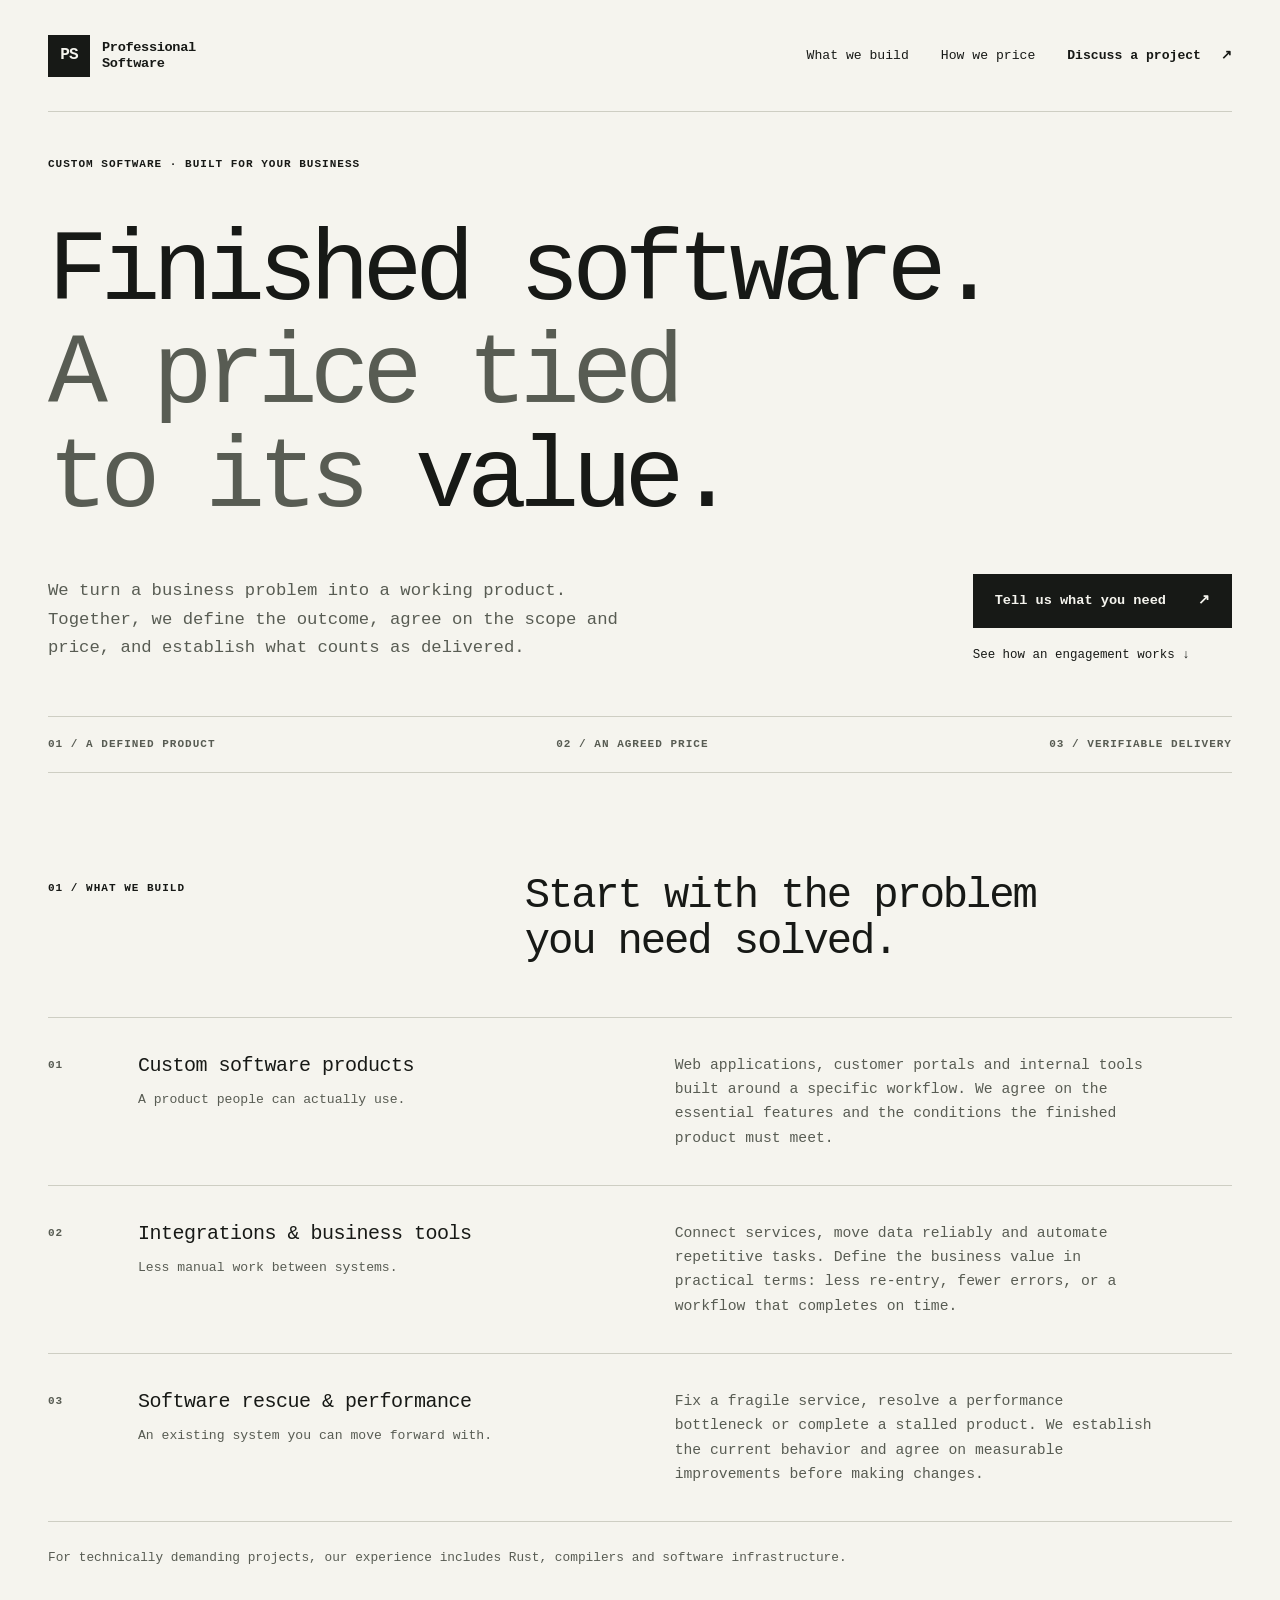
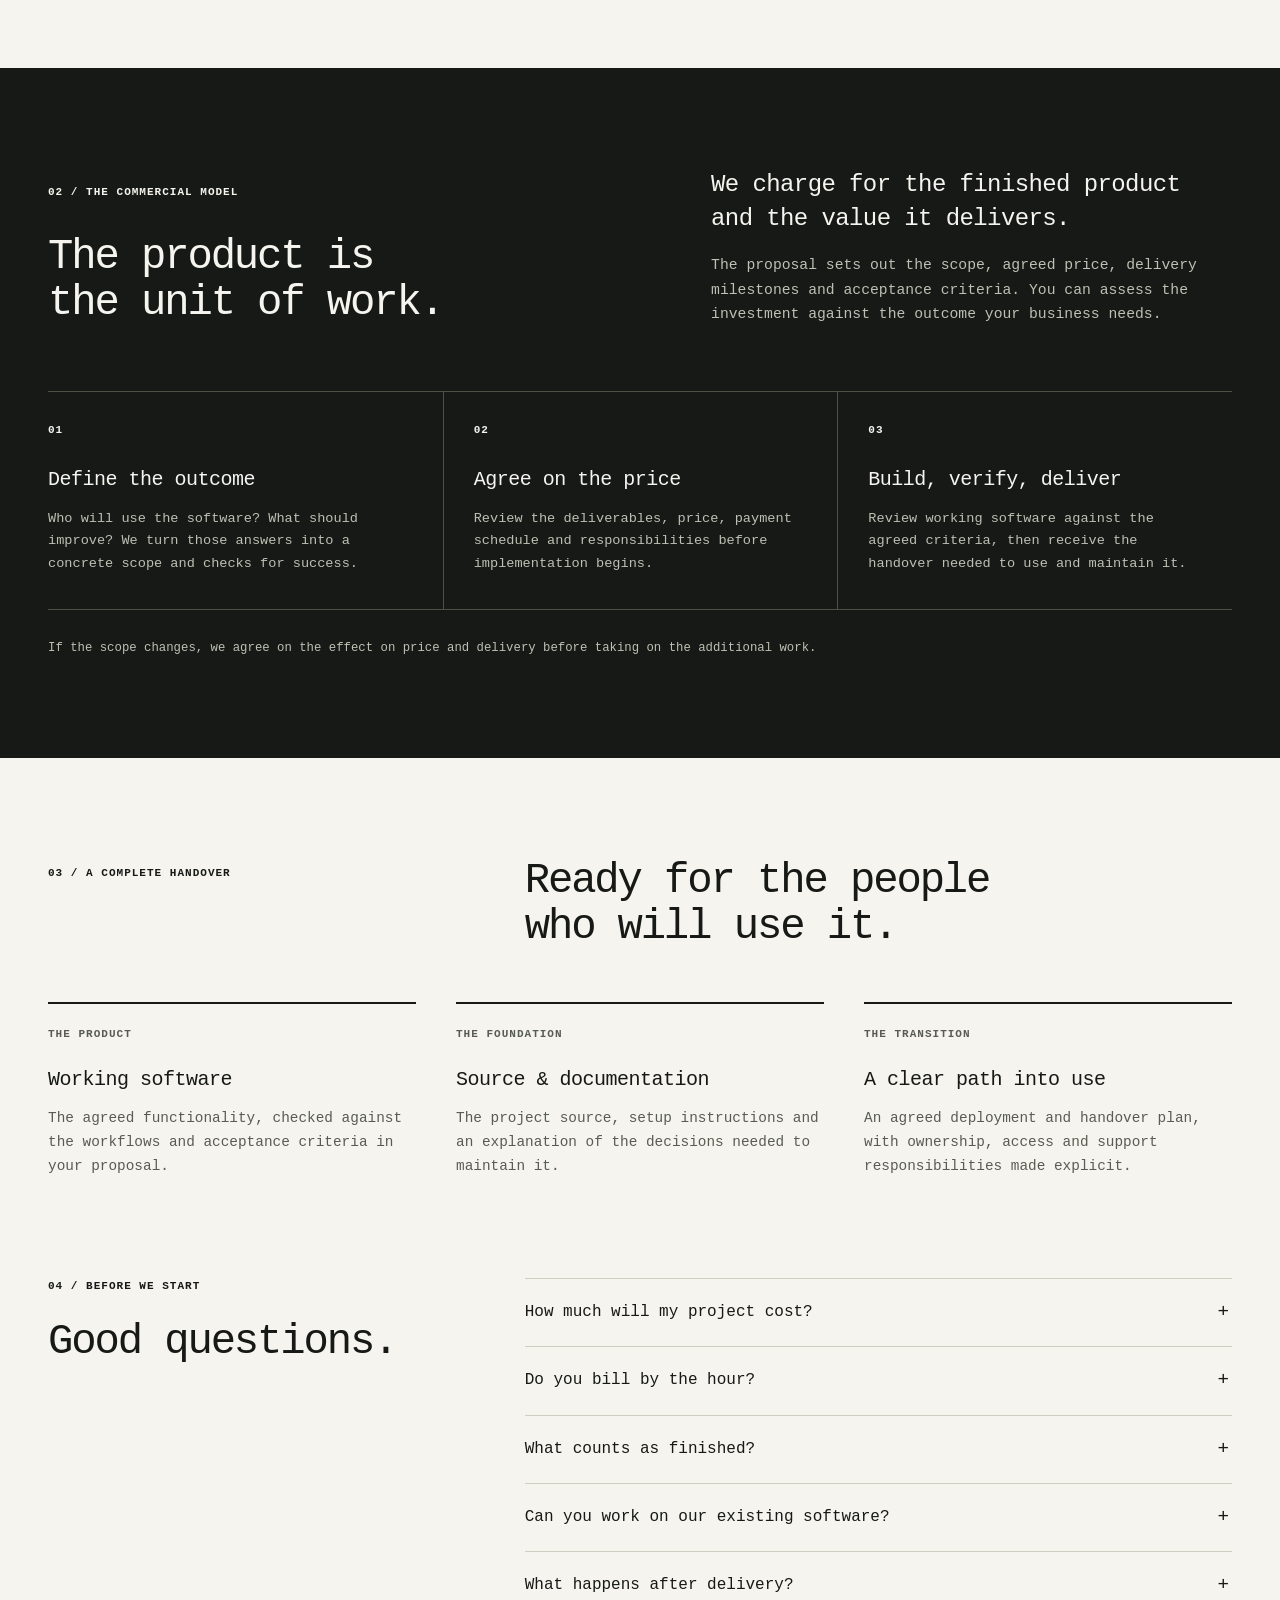
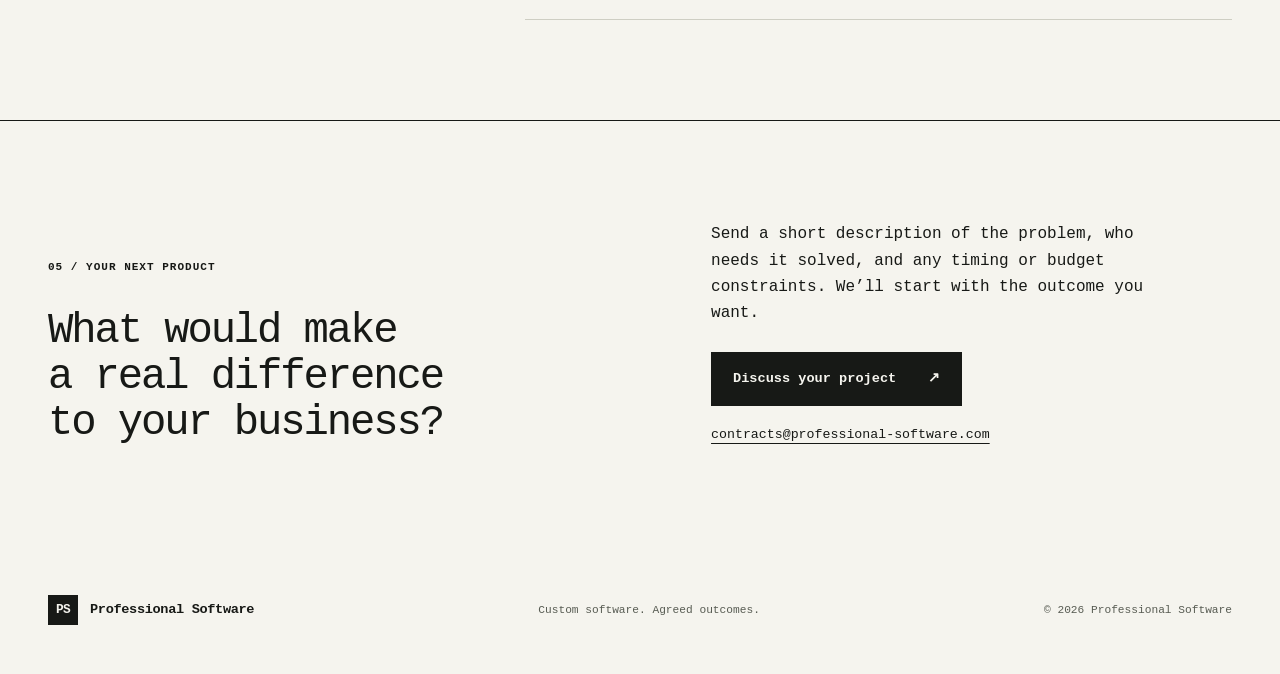
<file: index.html>
<!doctype html>
<html lang="en">
<head>
  <meta charset="utf-8">
  <meta name="viewport" content="width=device-width, initial-scale=1">
  <title>Custom Software, Priced by Outcome | Professional Software</title>
  <meta name="description" content="Custom software priced around the finished product and the value it delivers. Products, integrations and software rescue with agreed scope and acceptance criteria.">
  <meta name="theme-color" content="#f5f4ee">
  <link rel="canonical" href="https://professional-software.com/">
  <link rel="icon" href="/favicon.svg" type="image/svg+xml">
  <link rel="stylesheet" href="/styles.css">
  <script src="/current-year.js" defer></script>
  <meta property="og:type" content="website">
  <meta property="og:locale" content="en_US">
  <meta property="og:site_name" content="Professional Software">
  <meta property="og:title" content="Finished software. A price tied to its value.">
  <meta property="og:description" content="Custom products, integrations and software rescue. Agree on the outcome, the price and what counts as delivered.">
  <meta property="og:url" content="https://professional-software.com/">
  <meta name="twitter:card" content="summary">
  <meta name="twitter:title" content="Professional Software — Custom software, priced by outcome">
  <meta name="twitter:description" content="Finished products. Agreed scope and price. Delivery you can verify.">
  <script type="application/ld+json">
  {"@context":"https://schema.org","@type":"Organization","name":"Professional Software","url":"https://professional-software.com/","email":"contracts@professional-software.com","description":"Custom software development priced around finished products and delivered value.","knowsAbout":["Custom software development","Software integration","Rust","Compilers","Software maintenance"]}
  </script>
</head>
<body>
  <a class="skip-link" href="#main">Skip to content</a>
  <header class="nav frame">
    <a class="brand" href="/" aria-label="Professional Software home"><span class="monogram" aria-hidden="true">PS</span><span>Professional<br>Software</span></a>
    <nav aria-label="Main navigation"><a class="nav-detail" href="#work">What we build</a><a class="nav-detail" href="#pricing">How we price</a><a class="nav-contact" href="#contact">Discuss a project <span aria-hidden="true">↗</span></a></nav>
  </header>
  <main id="main">
    <section class="hero frame" aria-labelledby="hero-title">
      <p class="eyebrow">Custom software · Built for your business</p>
      <h1 id="hero-title">Finished software.<br><span>A price tied<br class="desktop-break"> to its <em>value.</em></span></h1>
      <div class="hero-bottom"><p class="hero-description">We turn a business problem into a working product. Together, we define the outcome, agree on the scope and price, and establish what counts as delivered.</p><div class="hero-actions"><a class="button" href="#contact">Tell us what you need <span aria-hidden="true">↗</span></a><a class="text-link" href="#pricing">See how an engagement works <span aria-hidden="true">↓</span></a></div></div>
      <div class="hero-facts" aria-label="Engagement essentials"><span>01 / A defined product</span><span>02 / An agreed price</span><span>03 / Verifiable delivery</span></div>
    </section>
    <section id="work" class="section frame" aria-labelledby="work-title">
      <div class="section-heading"><p class="eyebrow">01 / What we build</p><h2 id="work-title">Start with the problem<br>you need solved.</h2></div>
      <div class="service-list">
        <article><span class="row-number" aria-hidden="true">01</span><div><h3>Custom software products</h3><p class="service-label">A product people can actually use.</p></div><p>Web applications, customer portals and internal tools built around a specific workflow. We agree on the essential features and the conditions the finished product must meet.</p></article>
        <article><span class="row-number" aria-hidden="true">02</span><div><h3>Integrations &amp; business tools</h3><p class="service-label">Less manual work between systems.</p></div><p>Connect services, move data reliably and automate repetitive tasks. Define the business value in practical terms: less re-entry, fewer errors, or a workflow that completes on time.</p></article>
        <article><span class="row-number" aria-hidden="true">03</span><div><h3>Software rescue &amp; performance</h3><p class="service-label">An existing system you can move forward with.</p></div><p>Fix a fragile service, resolve a performance bottleneck or complete a stalled product. We establish the current behavior and agree on measurable improvements before making changes.</p></article>
      </div>
      <p class="technical-note">For technically demanding projects, our experience includes Rust, compilers and software infrastructure.</p>
    </section>
    <section id="pricing" class="pricing section" aria-labelledby="pricing-title">
      <div class="frame">
        <div class="pricing-top"><div><p class="eyebrow">02 / The commercial model</p><h2 id="pricing-title">The product is<br>the unit of work.</h2></div><div class="pricing-description"><p>We charge for the finished product and the value it delivers.</p><p>The proposal sets out the scope, agreed price, delivery milestones and acceptance criteria. You can assess the investment against the outcome your business needs.</p></div></div>
        <ol class="process">
          <li><span class="step-number" aria-hidden="true">01</span><h3>Define the outcome</h3><p>Who will use the software? What should improve? We turn those answers into a concrete scope and checks for success.</p></li>
          <li><span class="step-number" aria-hidden="true">02</span><h3>Agree on the price</h3><p>Review the deliverables, price, payment schedule and responsibilities before implementation begins.</p></li>
          <li><span class="step-number" aria-hidden="true">03</span><h3>Build, verify, deliver</h3><p>Review working software against the agreed criteria, then receive the handover needed to use and maintain it.</p></li>
        </ol>
        <p class="pricing-note">If the scope changes, we agree on the effect on price and delivery before taking on the additional work.</p>
      </div>
    </section>
    <section id="delivery" class="section frame delivery" aria-labelledby="delivery-title">
      <div class="section-heading"><p class="eyebrow">03 / A complete handover</p><h2 id="delivery-title">Ready for the people<br>who will use it.</h2></div>
      <div class="handover-grid">
        <article><span class="small-label">The product</span><h3>Working software</h3><p>The agreed functionality, checked against the workflows and acceptance criteria in your proposal.</p></article>
        <article><span class="small-label">The foundation</span><h3>Source &amp; documentation</h3><p>The project source, setup instructions and an explanation of the decisions needed to maintain it.</p></article>
        <article><span class="small-label">The transition</span><h3>A clear path into use</h3><p>An agreed deployment and handover plan, with ownership, access and support responsibilities made explicit.</p></article>
      </div>
    </section>
    <section class="section frame faq" aria-labelledby="faq-title">
      <div><p class="eyebrow">04 / Before we start</p><h2 id="faq-title">Good questions.</h2></div>
      <div class="faq-list">
        <details><summary>How much will my project cost?</summary><p>Each proposal is priced around the finished product, its scope and the value of solving the problem. Tell us who the software is for, what it needs to do and any budget or timing constraints. We can then discuss a concrete scope and price.</p></details>
        <details><summary>Do you bill by the hour?</summary><p>Our commercial model is based on the agreed product and delivered value. The proposal defines the price and payment schedule for that scope.</p></details>
        <details><summary>What counts as finished?</summary><p>We agree on acceptance criteria before implementation. These describe what the software must do and how you will verify it, along with the documentation and handover included in the delivery.</p></details>
        <details><summary>Can you work on our existing software?</summary><p>Yes. We first review the existing system and the problem you want to solve, then define a bounded piece of work with clear acceptance criteria.</p></details>
        <details><summary>What happens after delivery?</summary><p>We agree on the handover and any included support in the contract. Ongoing maintenance and future improvements can be scoped separately.</p></details>
      </div>
    </section>
    <section id="contact" class="contact section" aria-labelledby="contact-title">
      <div class="frame contact-grid"><div><p class="eyebrow">05 / Your next product</p><h2 id="contact-title">What would make<br>a real difference<br>to your business?</h2></div><div class="contact-detail"><p>Send a short description of the problem, who needs it solved, and any timing or budget constraints. We’ll start with the outcome you want.</p><a class="button" href="mailto:contracts@professional-software.com?subject=Project%20enquiry">Discuss your project <span aria-hidden="true">↗</span></a><a class="email-link" href="mailto:contracts@professional-software.com">contracts@professional-software.com</a></div></div>
    </section>
  </main>
  <footer class="frame"><a class="brand" href="/"><span class="monogram" aria-hidden="true">PS</span><span>Professional Software</span></a><p>Custom software. Agreed outcomes.</p><span>© <current-year></current-year> Professional Software</span></footer>
</body>
</html>
</file>
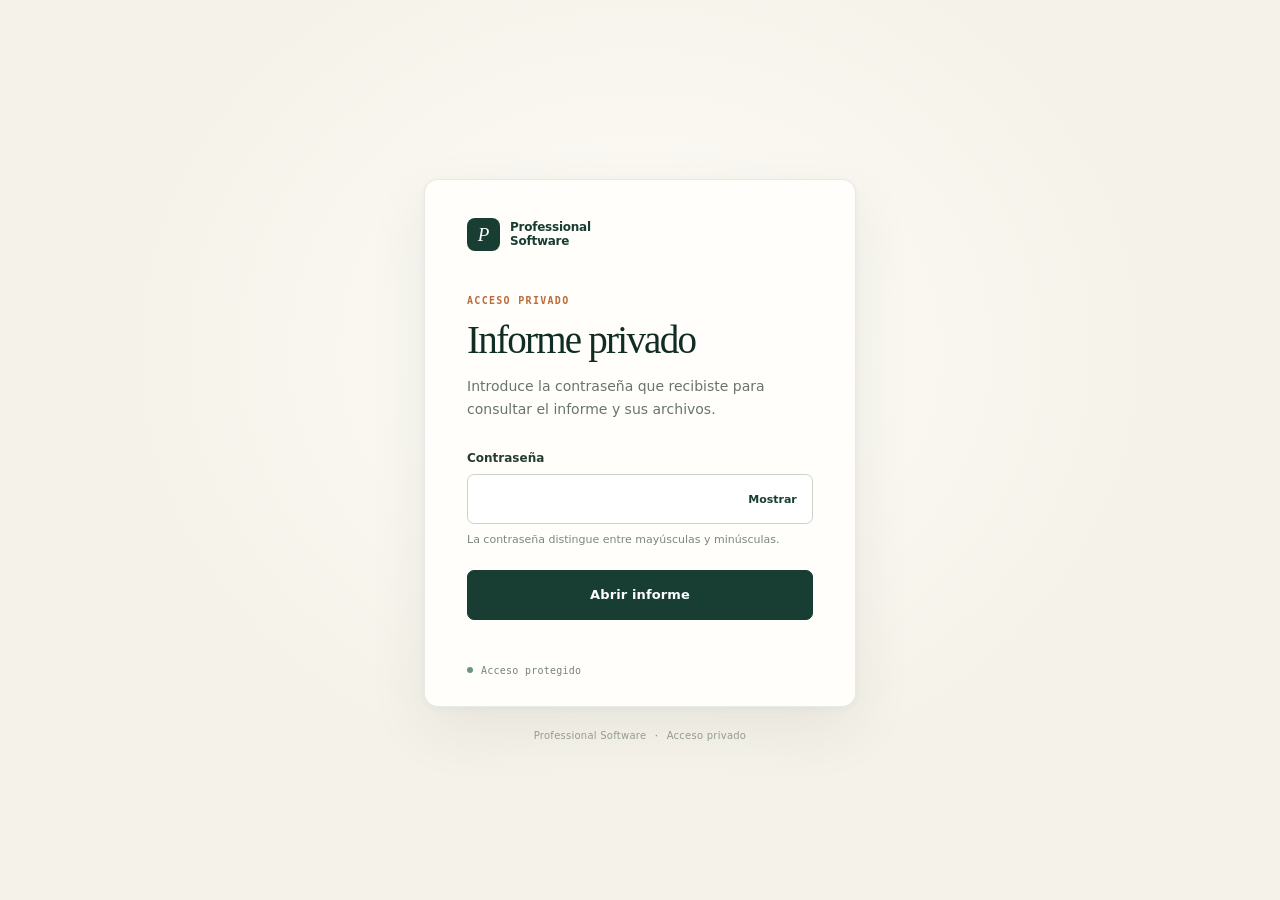
<file: informes/r-704b7e83b513/index.html>
<!doctype html>
<html lang="es">
  <head>
    <meta charset="utf-8">
    <meta name="viewport" content="width=device-width, initial-scale=1, viewport-fit=cover">
    <meta name="robots" content="noindex, nofollow, noarchive, nosnippet">
    <meta name="referrer" content="no-referrer">
    <meta http-equiv="Content-Security-Policy" content="default-src 'none'; script-src 'self' 'unsafe-inline'; style-src 'self' 'unsafe-inline'; connect-src 'self'; frame-src 'self' blob:; img-src 'self' data: blob:; object-src 'none'; base-uri 'none'; form-action 'none'">
    <meta property="og:title" content="Informe privado · Professional Software">
    <meta property="og:description" content="Acceso privado con contraseña.">
    <title>Informe privado · Professional Software</title>
    <link rel="icon" href="../../favicon.svg" type="image/svg+xml">
    <link rel="stylesheet" href="../../private-reports/gate.css">
    <script type="module" src="../../private-reports/gate.js"></script>
  </head>
  <body>
    <main id="gate" class="gate-shell">
      <section class="gate-card" aria-labelledby="page-title">
        <a class="wordmark" href="https://professional-software.com/" aria-label="Professional Software, inicio">
          <span class="wordmark-mark" aria-hidden="true">P</span>
          <span>Professional<br>Software</span>
        </a>

        <div class="gate-copy">
          <p class="eyebrow">Acceso privado</p>
          <h1 id="page-title">Informe privado</h1>
          <p class="intro">Introduce la contraseña que recibiste para consultar el informe y sus archivos.</p>
        </div>

        <form id="unlock-form" class="unlock-form" method="post" action="#">
          <label for="password">Contraseña</label>
          <div class="password-wrap">
            <input
              id="password"
              accesskey="p"
              type="password"
              required
              maxlength="256"
              autocomplete="current-password"
              autocapitalize="off"
              spellcheck="false"
              aria-describedby="password-hint status"
            >
            <button id="toggle-password" class="visibility-toggle" type="button" aria-pressed="false" aria-label="Mostrar contraseña">Mostrar</button>
          </div>
          <p id="password-hint" class="field-hint">La contraseña distingue entre mayúsculas y minúsculas.</p>
          <button id="unlock-button" class="unlock-button" type="submit" disabled>Abrir informe</button>
          <p id="status" class="status" role="status" aria-live="polite"></p>
        </form>

        <noscript>
          <p class="no-script">Activa JavaScript en el navegador para abrir este informe de forma segura.</p>
        </noscript>

        <p class="privacy-note"><span class="privacy-dot" aria-hidden="true"></span>Acceso protegido</p>
      </section>
      <footer class="gate-footer">Professional Software <span aria-hidden="true">·</span> Acceso privado</footer>
    </main>

    <div id="workspace" class="workspace" hidden>
      <header id="toolbar" class="toolbar">
        <a class="toolbar-brand" href="https://professional-software.com/">
          <span class="toolbar-mark" aria-hidden="true">P</span>
          <span>Professional Software</span>
        </a>
        <nav class="toolbar-actions" aria-label="Acciones del informe">
          <a id="download-all" class="download-action" href="#">Descargar todo</a>
          <button id="lock-button" class="lock-action" type="button">Cerrar informe</button>
        </nav>
      </header>
      <div id="viewer-host" class="viewer-host"></div>
    </div>
  </body>
</html>
</file>
<file: styles.css>
@charset "UTF-8";
:root{--ink:#171916;--paper:#f5f4ee;--accent:#f5f4ee;--muted:#585c53;--line:#cecec3;--dark-line:#4b5144;--display:"SFMono-Regular",Consolas,"Liberation Mono",Menlo,monospace;color-scheme:light}
*{box-sizing:border-box}
html{scroll-behavior:smooth;scroll-padding-top:24px}
body{margin:0;background:var(--paper);color:var(--ink);font:1rem/1.65 var(--display);-webkit-font-smoothing:antialiased}
::selection{background:var(--ink);color:var(--paper)}
a{color:inherit;text-underline-offset:5px}
a,summary{-webkit-tap-highlight-color:transparent}
:focus-visible{outline:3px solid var(--ink);outline-offset:6px}
.pricing :focus-visible{outline-color:var(--accent)}
h1,h2,h3,p{margin:0}
h1,h2,h3{line-height:1.06}
.frame{width:min(1240px,calc(100% - 96px));margin-inline:auto}p,h2,h3{overflow-wrap:break-word}section [class$="grid"]>*{min-width:0}
.skip-link{position:absolute;z-index:10;left:16px;top:-100px;background:var(--ink);color:white;padding:12px 20px}
.skip-link:focus{top:16px}
.nav{min-height:112px;display:flex;align-items:center;justify-content:space-between;gap:32px;border-bottom:1px solid var(--line)}
.brand{display:inline-flex;align-items:center;gap:12px;font-size:.85rem;line-height:1.15;font-weight:700;text-decoration:none;letter-spacing:-.025em}
.monogram{width:42px;height:42px;display:grid;place-items:center;background:var(--ink);color:var(--accent);font-size:1rem;letter-spacing:-.05em}
nav{display:flex;align-items:center;gap:32px;font-size:.82rem}
nav a{text-decoration:none;min-height:44px;display:inline-flex;align-items:center}
nav a:hover,.text-link:hover,.email-link:hover{text-decoration:underline}
.nav-contact{font-weight:700;gap:20px}
.hero{padding-top:44px;padding-bottom:0}
h1>span{color:var(--muted)}
h1 em{font:inherit;color:var(--ink)}
.eyebrow,.small-label,.hero-facts,.row-number,.step-number{font:600 .69rem/1.5 var(--display);text-transform:uppercase;letter-spacing:.09em}
.eyebrow{display:flex;align-items:center;gap:9px}
h1{font-size:clamp(3.4rem,7.8vw,7.1rem);font-weight:500;letter-spacing:-.075em;line-height:1.04;margin:48px 0 42px}
.hero-bottom{display:grid;grid-template-columns:1.2fr 1fr;gap:80px;align-items:center;margin-bottom:50px}
.hero-description{max-width:590px;font-size:1.08rem;line-height:1.65;color:var(--muted)}
.hero-actions{justify-self:end;display:flex;flex-direction:column;align-items:flex-start;gap:17px}
.button{display:inline-flex;align-items:center;justify-content:space-between;gap:32px;min-height:54px;background:var(--ink);color:var(--paper);padding:16px 22px;text-decoration:none;font-size:.85rem;font-weight:700;transition:background .15s,color .15s}
.button:hover{background:#3a3c36;color:white}
.text-link{font-size:.78rem;text-decoration:none}
.hero-facts{display:flex;justify-content:space-between;border-block:1px solid var(--line);padding:19px 0;color:var(--muted);gap:20px}
.section{padding-block:100px}
.section-heading{display:grid;grid-template-columns:1fr 1.65fr;gap:48px;align-items:start;margin-bottom:52px}
.section-heading .eyebrow{padding-top:7px}
h2{font-size:clamp(1.8rem,3.3vw,3rem);font-weight:500;letter-spacing:-.05em;line-height:1.09}
h3{font-size:1.25rem;font-weight:500;letter-spacing:-.025em;line-height:1.3}
.service-list{border-top:1px solid var(--line)}
.service-list article{display:grid;grid-template-columns:60px 1fr 1.1fr;gap:30px;padding:35px 0;border-bottom:1px solid var(--line)}
.row-number{padding-top:4px;color:var(--muted)}
.service-label{font-size:.82rem;color:var(--muted);margin-top:10px}
.service-list article>p{font-size:.92rem;color:var(--muted);max-width:480px}
.technical-note{font-size:.8rem;color:var(--muted);margin-top:25px}
.pricing{background:var(--ink);color:var(--paper)}
.pricing .eyebrow,.step-number{color:var(--accent)}
.pricing-top{display:grid;grid-template-columns:1.1fr 1fr;gap:90px;align-items:end}
.pricing h2{margin-top:34px}
.pricing-description>p:first-child{font-size:1.5rem;line-height:1.4;letter-spacing:-.025em;margin-bottom:18px}
.pricing-description>p+p{color:#bbc1b3;font-size:.92rem}
.process{display:grid;grid-template-columns:repeat(3,1fr);list-style:none;counter-reset:none;padding:0;margin:65px 0 28px;border-block:1px solid var(--dark-line)}
.process li{padding:30px 30px 34px 0}
.process li+li{padding-left:30px;border-left:1px solid var(--dark-line)}
.step-number{display:block;margin-bottom:28px}
.process h3{margin-bottom:15px}
.process p{font-size:.85rem;color:#bbc1b3;max-width:330px}
.pricing-note{font-size:.77rem;color:#bbc1b3}
.handover-grid{display:grid;grid-template-columns:repeat(3,1fr);gap:40px}
.handover-grid article{border-top:2px solid var(--ink);padding-top:22px}
.small-label{display:block;color:var(--muted);margin-bottom:24px}
.handover-grid h3{margin-bottom:14px}
.handover-grid p{font-size:.9rem;color:var(--muted)}
.faq{padding-top:0;display:grid;grid-template-columns:1fr 1.65fr;gap:48px}
.faq h2{margin-top:24px}
.faq-list{border-top:1px solid var(--line)}
details{border-bottom:1px solid var(--line)}
summary{cursor:pointer;padding:22px 32px 22px 0;font-size:1rem;position:relative;list-style:none;line-height:1.45}
summary::-webkit-details-marker{display:none}
summary::after{content:"+";position:absolute;right:3px;top:20px;font-size:1.2rem}
details[open] summary::after{content:"−"}
details p{font-size:.9rem;color:var(--muted);padding:0 28px 24px 0}
.contact{background:var(--accent);border-top:1px solid var(--ink)}
.contact-grid{display:grid;grid-template-columns:1.1fr 1fr;gap:90px;align-items:end}
.contact h2{margin-top:32px}
.contact-detail p{font-size:1rem;max-width:440px;margin-bottom:25px}
.email-link{display:block;margin-top:18px;font-size:.83rem;overflow-wrap:anywhere}
footer{min-height:128px;display:flex;align-items:center;justify-content:space-between;gap:25px}
footer p,footer>span{font-size:.7rem;color:var(--muted)}
footer .monogram{width:30px;height:30px;font-size:.8rem}
@media(min-width:1600px){.hero{padding-top:60px}h1{margin-block:60px}.hero-bottom{margin-bottom:65px}}
@media(max-width:900px){.frame{width:calc(100% - 48px)}nav{gap:20px}.hero-bottom{gap:35px}.section{padding-block:76px}.section-heading,.faq{grid-template-columns:1fr 1.65fr;gap:25px}.pricing-top,.contact-grid{gap:40px}.service-list article{grid-template-columns:35px 1fr 1fr;gap:20px}.handover-grid{gap:24px}.faq{padding-top:0}footer p{display:none}}
@media(max-width:620px){.frame{width:calc(100% - 40px)}.nav{min-height:86px;gap:14px}.brand{font-size:.65rem;gap:8px}.monogram{width:35px;height:35px}nav{gap:0}.nav-detail{display:none}.nav-contact{font-size:.64rem;gap:6px}.hero{padding-top:30px}.hero .eyebrow{font-size:.6rem}.desktop-break{display:none}h1{font-size:clamp(2.2rem,8.5vw,3.3rem);line-height:1.1;margin:34px 0 28px}.hero-bottom{grid-template-columns:1fr;gap:24px;margin-bottom:34px}.hero-description{font-size:.97rem}.hero-actions{justify-self:start;gap:16px}.hero-facts{flex-wrap:wrap;justify-content:flex-start;column-gap:23px;row-gap:8px;font-size:.59rem}.section{padding-block:58px}.section-heading,.pricing-top,.contact-grid,.faq{grid-template-columns:1fr;gap:25px}.section-heading{margin-bottom:32px}h2{font-size:clamp(1.5rem,6vw,2rem)}.service-list article{grid-template-columns:27px 1fr;gap:10px 12px;padding-block:27px}.service-list article>p{grid-column:2;font-size:.87rem}.service-label{margin-top:8px}.pricing h2,.contact h2{margin-top:25px}.pricing-description>p:first-child{font-size:1.3rem}.process{grid-template-columns:1fr;margin-top:34px}.process li,.process li+li{padding:25px 0;border-left:0}.process li+li{border-top:1px solid var(--dark-line)}.step-number{margin-bottom:15px}.process h3{margin-bottom:12px}.process p{max-width:none}.handover-grid{grid-template-columns:1fr;gap:28px}.small-label{margin-bottom:15px}.handover-grid h3{margin-bottom:10px}.faq{padding-top:0;gap:32px}.faq h2{margin-top:20px}summary{font-size:.94rem}.contact-detail p{font-size:.94rem}footer{min-height:130px;align-items:flex-start;justify-content:center;flex-direction:column;gap:16px;padding-block:28px}}
@media(prefers-reduced-motion:reduce){html{scroll-behavior:auto}.button{transition:none}}
</file>
<file: private-reports/gate.css>
:root {
  color-scheme: light;
  --forest: #183d32;
  --forest-deep: #102d25;
  --cream: #f5f2e9;
  --paper: #fffefa;
  --ink: #17231f;
  --muted: #68746e;
  --line: #d8ddd5;
  --orange: #bc6b3b;
  --focus: #d98a54;
  font-family: ui-sans-serif, system-ui, -apple-system, BlinkMacSystemFont, "Segoe UI", sans-serif;
  font-synthesis: none;
  text-rendering: optimizeLegibility;
  -webkit-font-smoothing: antialiased;
  -moz-osx-font-smoothing: grayscale;
}

* { box-sizing: border-box; }
[hidden] { display: none !important; }
body.is-unlocked { overflow: hidden; }

html, body { min-height: 100%; margin: 0; }

body {
  background: var(--cream);
  color: var(--ink);
}

button, input { font: inherit; }

button:focus-visible, a:focus-visible, input:focus-visible {
  outline: 3px solid var(--focus);
  outline-offset: 3px;
}

.gate-shell {
  display: flex;
  min-height: 100vh;
  min-height: 100dvh;
  flex-direction: column;
  align-items: center;
  justify-content: center;
  padding: 42px 24px 22px;
  background:
    radial-gradient(ellipse at 50% 39%, rgba(255, 254, 250, .88) 0, rgba(255, 254, 250, 0) 58%),
    var(--cream);
}

.gate-card {
  width: min(100%, 432px);
  padding: 38px 42px 30px;
  border: 1px solid rgba(24, 61, 50, .10);
  border-radius: 14px;
  background: var(--paper);
  box-shadow: 0 22px 60px rgba(33, 47, 40, .08), 0 2px 7px rgba(33, 47, 40, .04);
}

.wordmark, .toolbar-brand {
  display: inline-flex;
  align-items: center;
  gap: 10px;
  color: var(--forest);
  font-size: 12px;
  font-weight: 650;
  letter-spacing: -.02em;
  line-height: 1.12;
  text-decoration: none;
}

.wordmark-mark, .toolbar-mark {
  display: grid;
  width: 33px;
  height: 33px;
  flex: none;
  place-items: center;
  border-radius: 8px;
  background: var(--forest);
  color: #fffefa;
  font-family: Georgia, "Times New Roman", serif;
  font-size: 19px;
  font-weight: 400;
  font-style: italic;
}

.gate-copy { margin-top: 43px; }

.eyebrow {
  margin: 0 0 11px;
  color: var(--orange);
  font-family: ui-monospace, SFMono-Regular, Menlo, Consolas, monospace;
  font-size: 10px;
  font-weight: 650;
  letter-spacing: .13em;
  line-height: 1.4;
  text-transform: uppercase;
}

h1 {
  margin: 0;
  color: var(--forest-deep);
  font-family: Georgia, "Times New Roman", serif;
  font-size: clamp(32px, 8vw, 39px);
  font-weight: 400;
  letter-spacing: -.045em;
  line-height: 1.08;
}

.intro {
  margin: 14px 0 0;
  color: var(--muted);
  font-size: 14px;
  line-height: 1.65;
}

.unlock-form { margin-top: 30px; }

.unlock-form label {
  display: block;
  margin-bottom: 9px;
  color: #263b32;
  font-size: 12px;
  font-weight: 650;
}

.password-wrap { position: relative; }

.password-wrap input {
  display: block;
  width: 100%;
  height: 50px;
  padding: 0 92px 0 14px;
  border: 1px solid #cbd3cc;
  border-radius: 7px;
  background: #fff;
  color: var(--ink);
  font-family: ui-monospace, SFMono-Regular, Menlo, Consolas, monospace;
  font-size: 16px;
  letter-spacing: .025em;
  transition: border-color .15s ease, box-shadow .15s ease;
}

.password-wrap input:hover { border-color: #9eafa4; }
.password-wrap input:focus { border-color: var(--forest); box-shadow: 0 0 0 3px rgba(24, 61, 50, .11); outline: 0; }

.visibility-toggle {
  position: absolute;
  top: 50%;
  right: 7px;
  min-width: 67px;
  min-height: 36px;
  padding: 0 9px;
  transform: translateY(-50%);
  border: 0;
  border-radius: 5px;
  background: transparent;
  color: var(--forest);
  cursor: pointer;
  font-size: 11px;
  font-weight: 650;
}

.visibility-toggle:hover { background: #eff2ed; }

.field-hint {
  margin: 8px 0 0;
  color: #7c8780;
  font-size: 11px;
  line-height: 1.4;
}

.unlock-button {
  display: flex;
  width: 100%;
  min-height: 50px;
  align-items: center;
  justify-content: center;
  margin-top: 22px;
  border: 1px solid var(--forest);
  border-radius: 7px;
  background: var(--forest);
  color: white;
  cursor: pointer;
  font-size: 13px;
  font-weight: 650;
  letter-spacing: .01em;
  transition: background .15s ease, transform .15s ease, box-shadow .15s ease;
}

.unlock-button:hover { background: var(--forest-deep); box-shadow: 0 5px 13px rgba(24, 61, 50, .15); }
.unlock-button:active { transform: translateY(1px); }
.unlock-button:disabled { cursor: wait; opacity: .75; }

.status {
  min-height: 18px;
  margin: 10px 0 0;
  color: #a34932;
  font-size: 12px;
  line-height: 1.5;
}

.no-script {
  margin: 5px 0 0;
  padding: 10px 12px;
  border-left: 2px solid var(--orange);
  background: #f8f1e9;
  color: #675348;
  font-size: 12px;
  line-height: 1.5;
}

.privacy-note {
  display: flex;
  align-items: center;
  gap: 8px;
  margin: 17px 0 0;
  color: #78837c;
  font-family: ui-monospace, SFMono-Regular, Menlo, Consolas, monospace;
  font-size: 10px;
  letter-spacing: .025em;
}

.privacy-dot { width: 6px; height: 6px; border-radius: 50%; background: #6d967f; }

.gate-footer {
  margin-top: 23px;
  color: #929b94;
  font-size: 10px;
  letter-spacing: .025em;
}

.gate-footer span { margin: 0 5px; color: var(--orange); }

.workspace[hidden] { display: none !important; }

.workspace {
  position: fixed;
  inset: 0;
  display: flex;
  flex-direction: column;
  overflow: hidden;
  background: #f8f7f3;
}

.toolbar {
  position: relative;
  z-index: 2;
  display: flex;
  height: 52px;
  min-height: 52px;
  align-items: center;
  justify-content: space-between;
  gap: 12px;
  padding: 0 18px;
  border-bottom: 1px solid #e4e6e1;
  background: #fffefa;
}

.toolbar-brand { gap: 8px; font-size: 11px; }
.toolbar-mark { width: 27px; height: 27px; border-radius: 6px; font-size: 16px; }
.toolbar-actions { display: flex; align-items: center; gap: 7px; }

.download-action, .lock-action {
  display: inline-flex;
  min-height: 34px;
  align-items: center;
  justify-content: center;
  padding: 0 11px;
  border: 1px solid transparent;
  border-radius: 6px;
  color: var(--forest);
  font-size: 11px;
  font-weight: 600;
  text-decoration: none;
  white-space: nowrap;
}

.download-action { border-color: #d7ded8; background: #fff; }
.download-action:hover { border-color: #9eafa4; background: #f6f8f5; }
.lock-action { background: transparent; cursor: pointer; }
.lock-action:hover { background: #eff2ed; }

.viewer-host {
  min-width: 0;
  min-height: 0;
  flex: 1 1 auto;
  overflow: hidden;
  background: #f8f7f3;
}

.viewer-host iframe {
  display: block;
  width: 100%;
  height: calc(100vh - 52px);
  height: calc(100dvh - 52px);
  border: 0;
  background: #fff;
}

@media (max-width: 540px) {
  .gate-shell { justify-content: center; padding: 24px 16px 18px; }
  .gate-card { padding: 31px 25px 25px; border-radius: 12px; }
  .gate-copy { margin-top: 36px; }
  .unlock-form { margin-top: 26px; }
  .toolbar { height: 52px; min-height: 52px; padding: 0 10px; gap: 5px; }
  .toolbar-brand { gap: 6px; font-size: 10px; }
  .toolbar-mark { width: 24px; height: 24px; font-size: 14px; }
  .toolbar-actions { gap: 2px; }
  .download-action, .lock-action { min-height: 34px; padding: 0 7px; font-size: 10px; }
}

@media (max-width: 365px) {
  .toolbar-brand span:last-child { max-width: 74px; overflow: hidden; text-overflow: ellipsis; white-space: nowrap; }
  .download-action, .lock-action { padding: 0 5px; font-size: 9px; }
}
</file>
